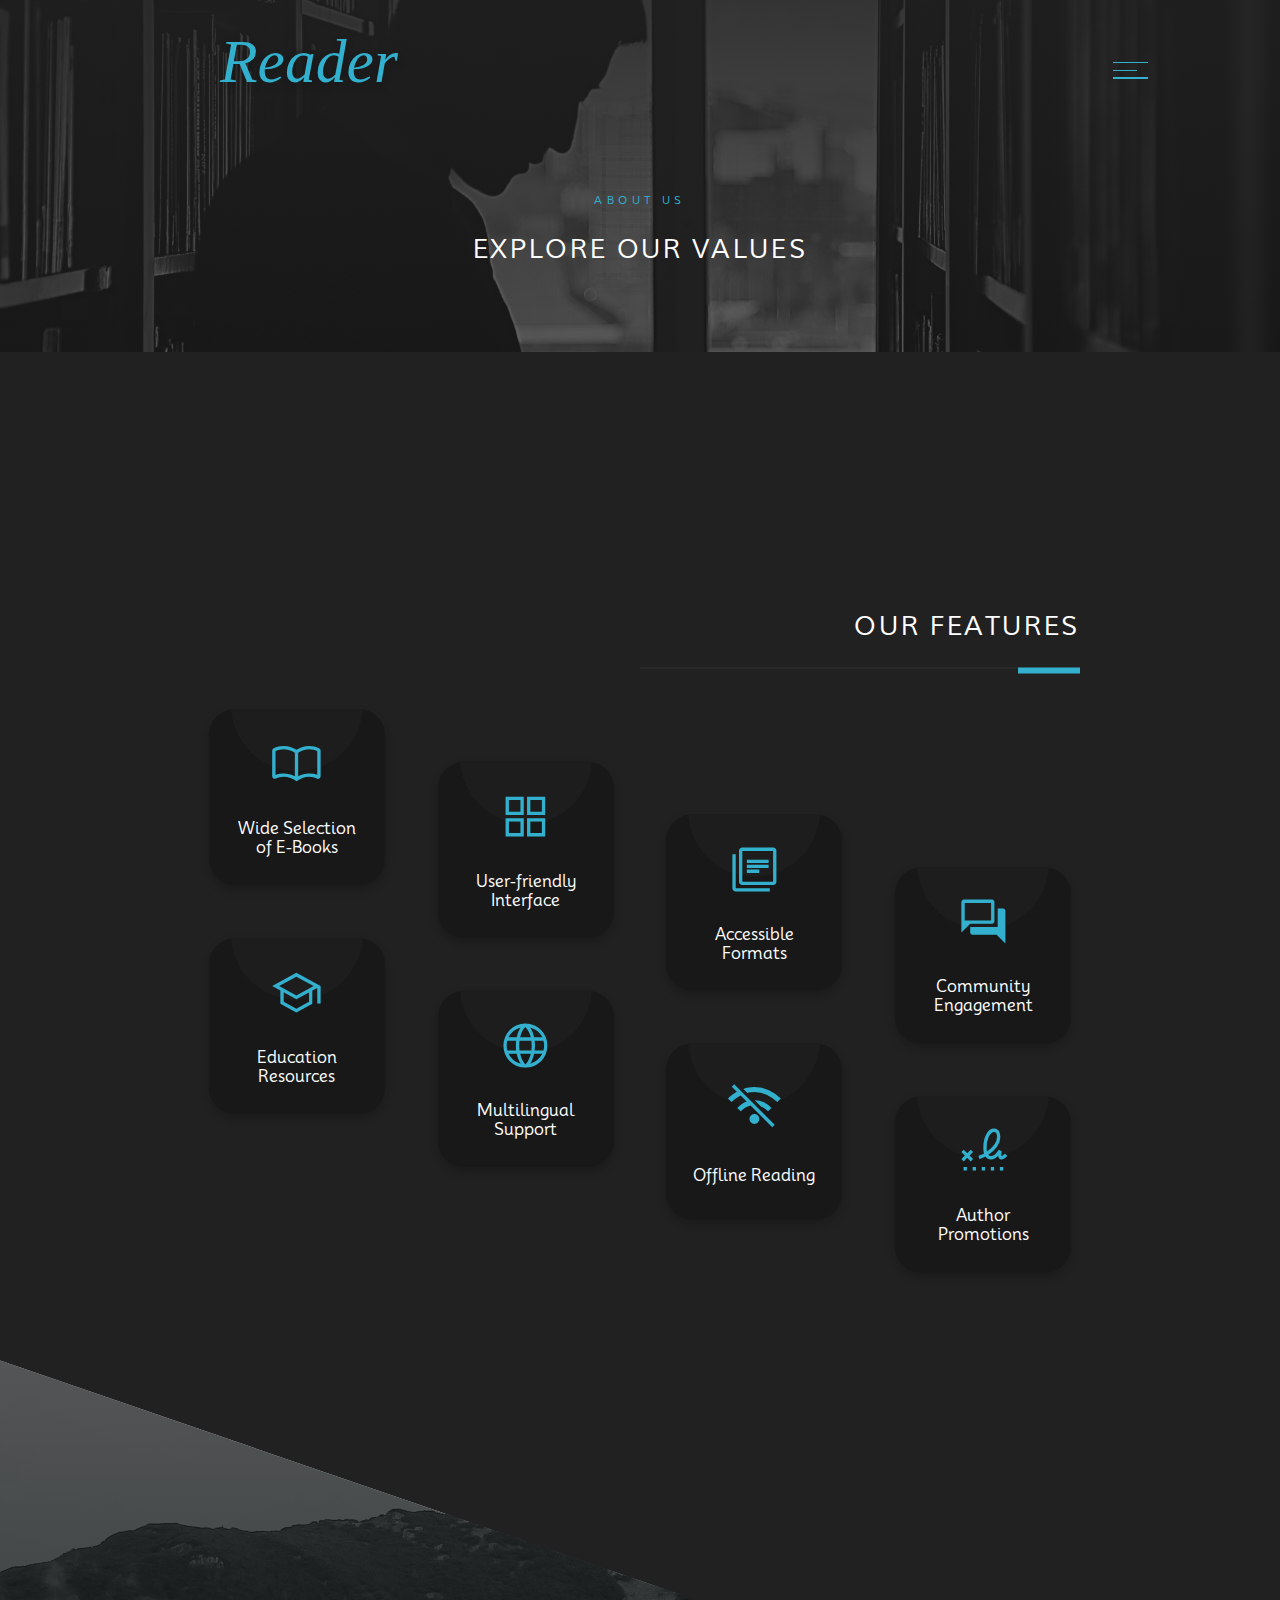
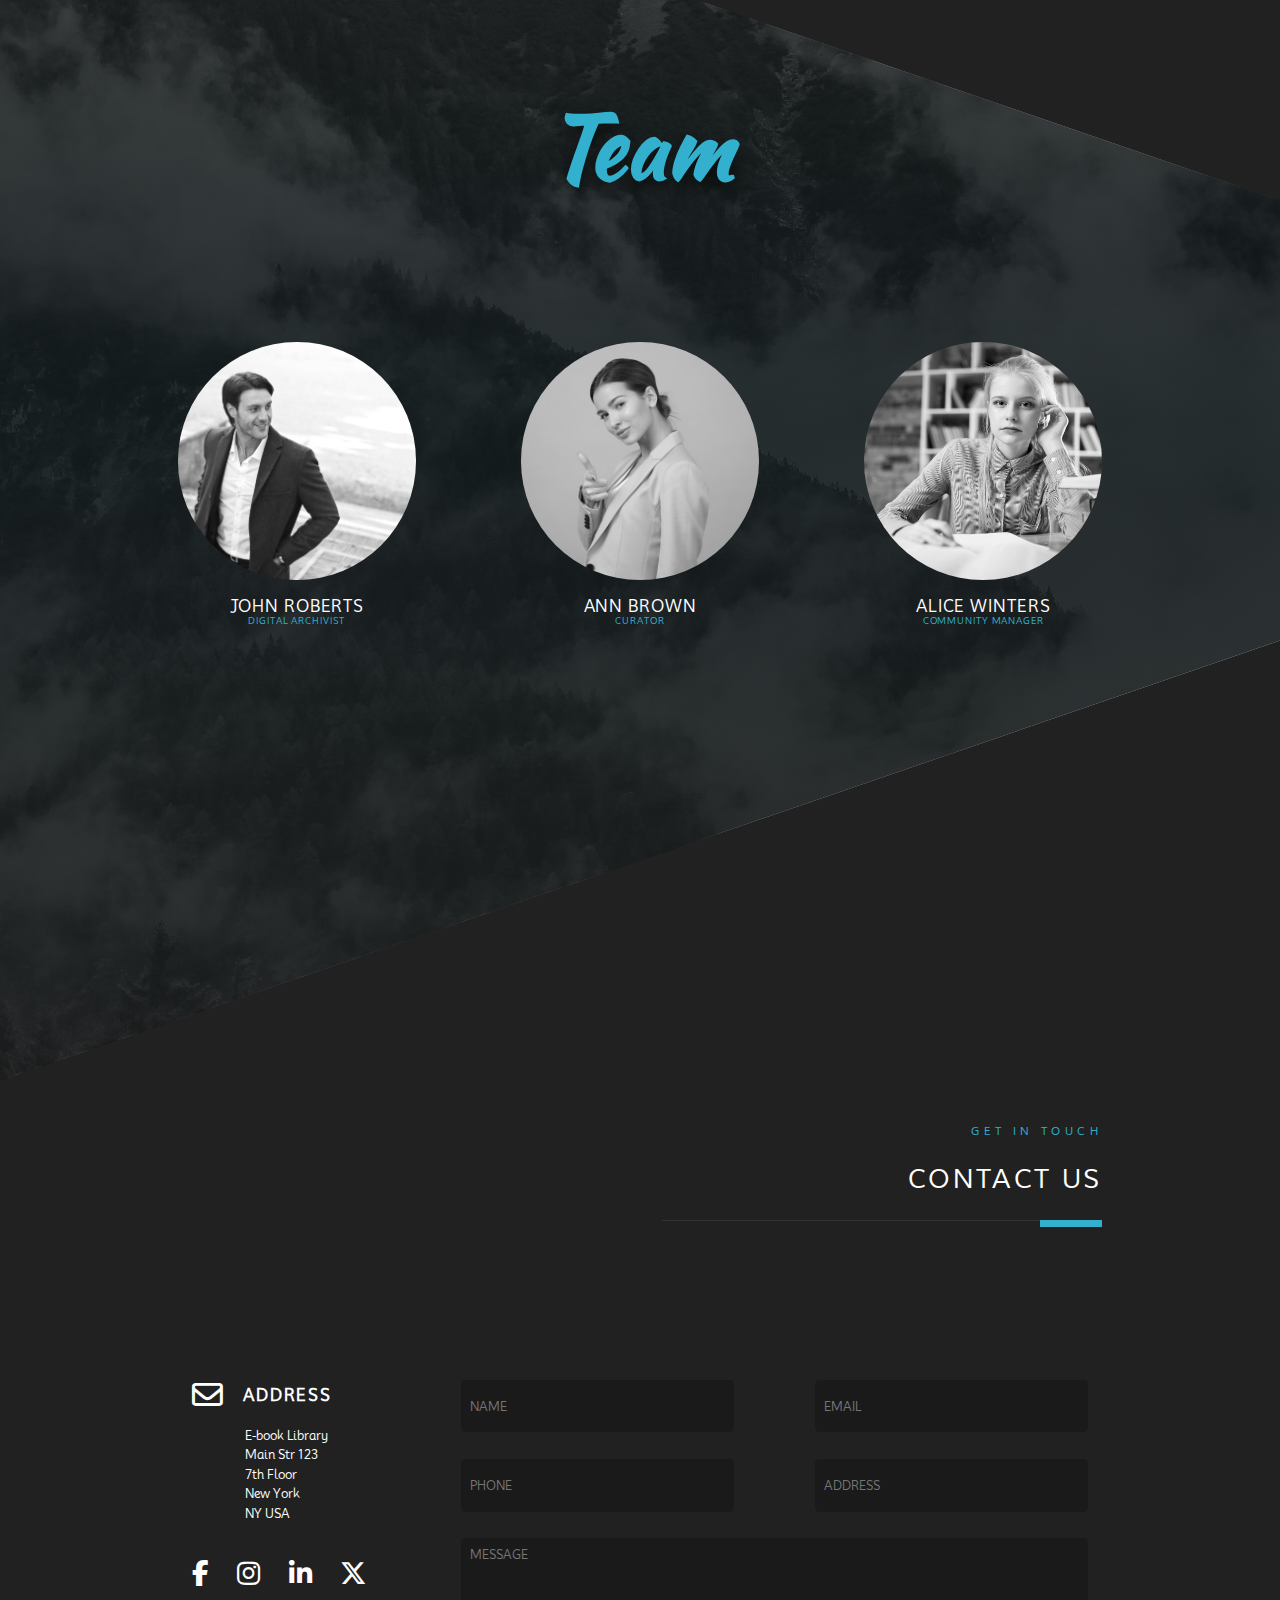
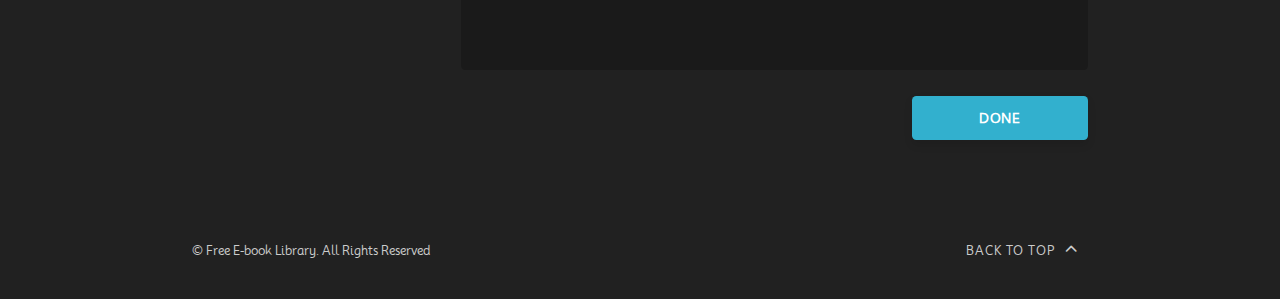
<file: about.html>
<!DOCTYPE html>
<html lang="en">
  <head>
    <meta charset="UTF-8" />
    <meta name="viewport" content="width=device-width, initial-scale=1.0" />
    <title>Responsive Website</title>
    <link rel="stylesheet" href="about.css" />
    <link rel="stylesheet" href="style.css" />
    <link rel="preconnect" href="https://fonts.googleapis.com" />
    <link rel="preconnect" href="https://fonts.gstatic.com" crossorigin />
    <link
      href="https://fonts.googleapis.com/css2?family=Cinzel:wght@400..900&family=Kaushan+Script&family=Mooli&family=Permanent+Marker&display=swap"
      rel="stylesheet"
    />
    <link
      rel="stylesheet"
      href="https://cdnjs.cloudflare.com/ajax/libs/font-awesome/6.5.1/css/all.min.css"
    />
    <link
      rel="stylesheet"
      href="https://fonts.googleapis.com/css2?family=Material+Symbols+Outlined:opsz,wght,FILL,GRAD@24,400,0,0"
    />
  </head>
  <body>
    <!-- Container -->
    <div class="container">
      <!-- Navigation -->
      <!-- Menu Icon -->
      <div class="menu-icon">
        <div class="line line-1"></div>
        <div class="line line-2"></div>
        <div class="line line-3"></div>
      </div>
      <!-- End of Menu Icon -->

      <!-- Navigation Items -->
      <nav class="navigation">
        <div class="nav-left">
          <img src="images/nav-book.jpg" />
        </div>
        <div class="nav-right">
          <div class="nav-items">
            <a href="index.html">Home</a>
            <a href="about.html"><span>01.</span> About</a>
            <a href="books.html"><span>02.</span> Books</a>
            <a href="testimonials.html"><span>03.</span> Testimonials</a>
            <a href="#contact"><span>04.</span> Contact</a>
          </div>
        </div>
      </nav>
      <!-- End of Navigation Items -->
      <!-- End of Navigation -->

      <!-- Header -->
      <header class="about-header page-header">
        <!-- Logo -->
        <a href="index.html" class="logo">
          <span>Reader</span>
        </a>
        <!-- End of Logo -->
        <h4 class="section-heading-sm">About Us</h4>
        <h1 class="section-heading-lg">Explore Our Values</h1>
      </header>
      <!-- End of Header -->

      <!-- About -->
      <section class="about-section">
        <!-- About Header -->
        <div class="about-section-header">
          <h1 class="section-heading-lg">our Features</h1>
          <div class="section-border"></div>
        </div>
        <!-- End of About Header -->

        <!-- Features -->

        <div class="about-page-features">
          <div class="feature">
            <span class="material-symbols-outlined"> import_contacts </span>
            <h3>Wide Selection of E-Books</h3>
          </div>
          <div class="feature">
            <span class="material-symbols-outlined"> grid_view </span>
            <h3>User-friendly Interface</h3>
          </div>
          <div class="feature">
            <span class="material-symbols-outlined"> library_books </span>
            <h3>Accessible Formats</h3>
          </div>
          <div class="feature">
            <span class="material-symbols-outlined"> forum </span>
            <h3>Community Engagement</h3>
          </div>
          <div class="feature">
            <span class="material-symbols-outlined"> school </span>
            <h3>Education Resources</h3>
          </div>
          <div class="feature">
            <span class="material-symbols-outlined"> language </span>
            <h3>Multilingual Support</h3>
          </div>
          <div class="feature">
            <span class="material-symbols-outlined"> wifi_off </span>
            <h3>Offline Reading</h3>
          </div>
          <div class="feature">
            <span class="material-symbols-outlined"> signature </span>
            <h3>Author Promotions</h3>
          </div>
        </div>
        <!-- End of Features -->

        <!-- Team -->
        <div class="team">
          <h1>Team</h1>
          <div class="members">
            <div class="member">
              <img src="images/member1.jpg" />
              <span class="member-name">John Roberts</span>
              <span class="member-position">Digital Archivist</span>
            </div>
            <div class="member">
              <img src="images/member2.jpg" />
              <span class="member-name">Ann Brown</span>
              <span class="member-position">Curator</span>
            </div>
            <div class="member">
              <img src="images/member3.jpg" />
              <span class="member-name">Alice Winters</span>
              <span class="member-position">Community Manager</span>
            </div>
          </div>
        </div>
        <!-- End of Team -->
      </section>
      <!-- End of About -->

      <!-- Footer -->
      <footer class="footer-about" id="contact">
        <div class="footer-header">
          <h4 class="section-heading-sm">Get in Touch</h4>
          <h1 class="section-heading-lg">Contact Us</h1>
          <div class="section-border"></div>
        </div>
        <div class="footer-content">
          <div class="footer-social">
            <div class="address">
              <div>
                <i class="fa-regular fa-envelope"></i>
                <span>Address</span>
              </div>
              <p class="address-par">
                <span>E-book Library</span>
                <span>Main Str 123</span>
                <span>7th Floor</span>
                <span>New York</span>
                <span>NY USA</span>
              </p>
            </div>
            <div class="social-media">
              <i class="fa-brands fa-facebook-f"></i>
              <i class="fa-brands fa-instagram"></i>
              <i class="fa-brands fa-linkedin-in"></i>
              <i class="fa-brands fa-x-twitter"></i>
            </div>
          </div>
          <div class="footer-form">
            <form>
              <div class="input-group">
                <input type="text" placeholder="NAME" />
                <input type="email" placeholder="EMAIL" />
                <input type="text" placeholder="PHONE" />
                <input type="text" placeholder="ADDRESS" />
              </div>
              <textarea placeholder="MESSAGE"></textarea>
              <button type="button">DONE</button>
            </form>
          </div>
        </div>
        <div class="footer-bottom">
          <p>&copy; Free E-book Library. All Rights Reserved</p>
          <button type="button">
            <a href="#">Back to Top <i class="fa-solid fa-chevron-up"></i></a>
          </button>
        </div>
      </footer>
      <!-- End of Footer -->
    </div>
    <!-- End of Container -->

    <script src="script.js"></script>
  </body>
</html>
</file>
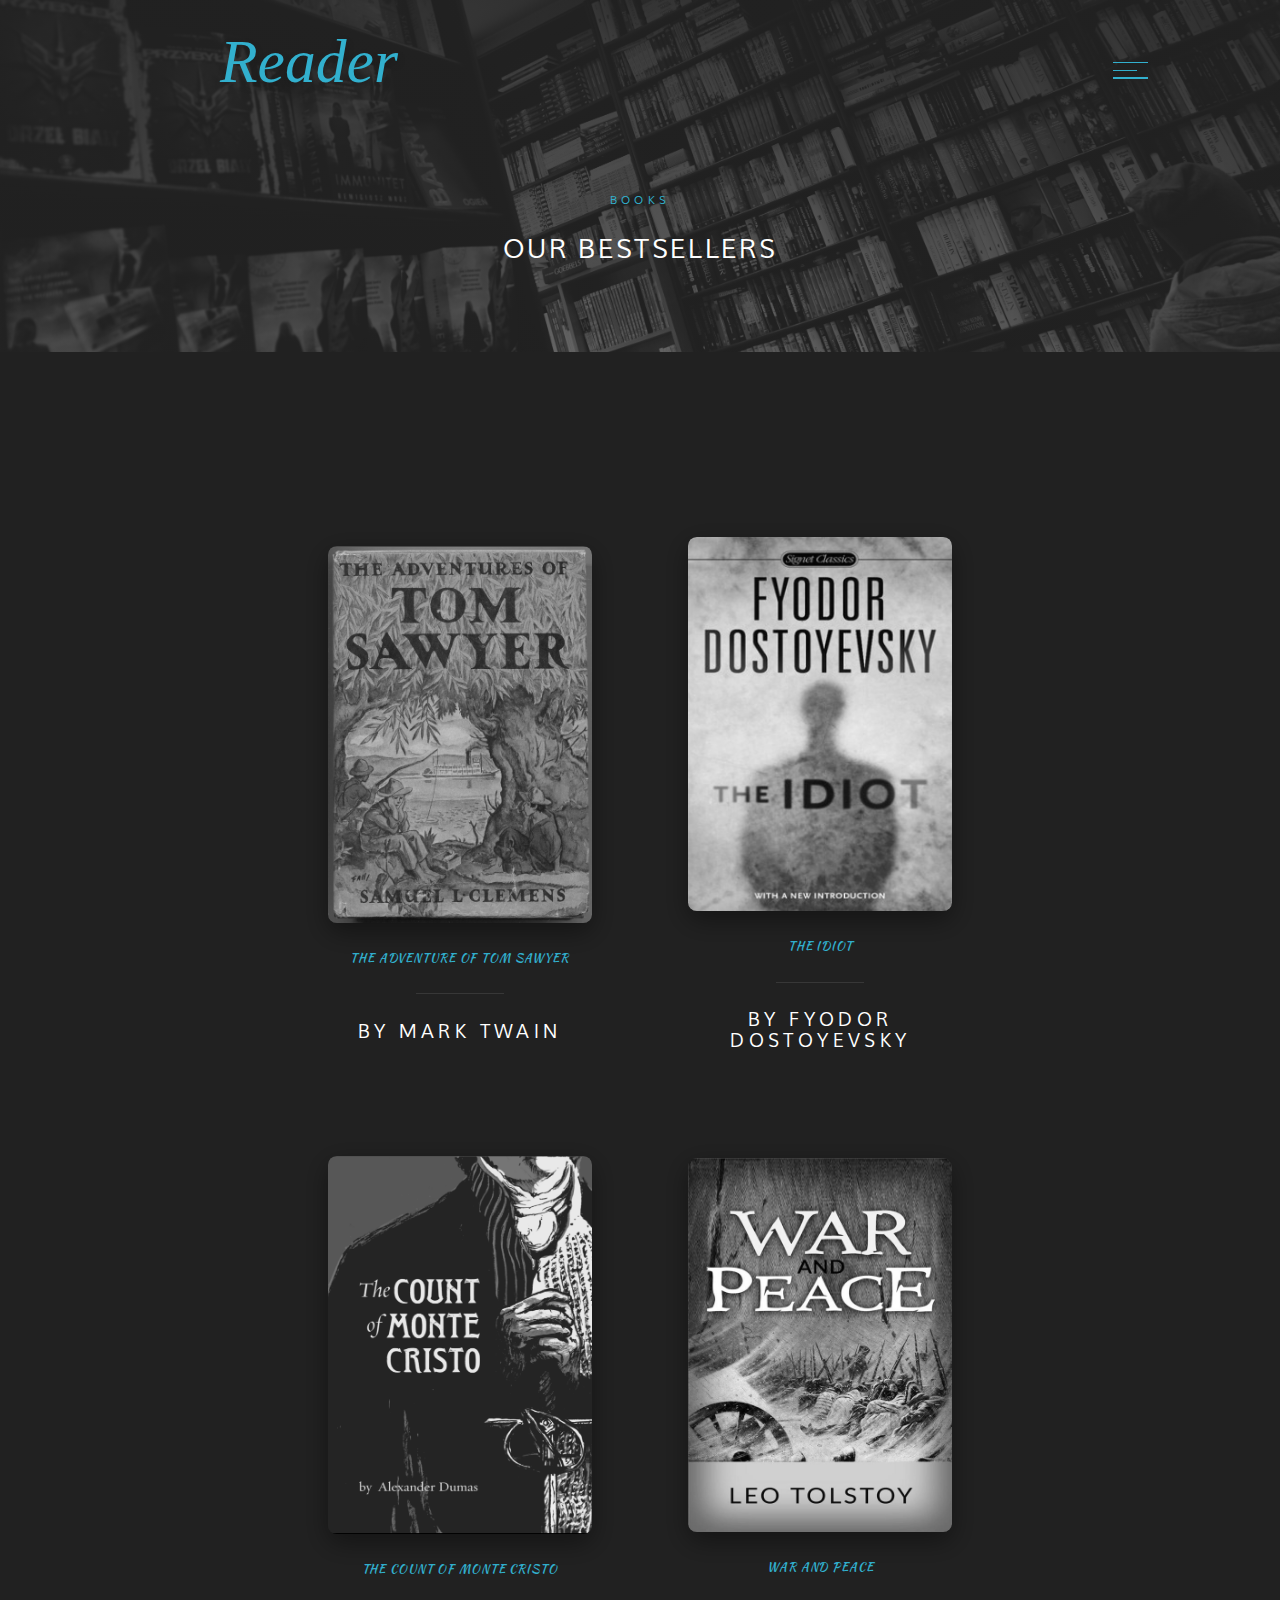
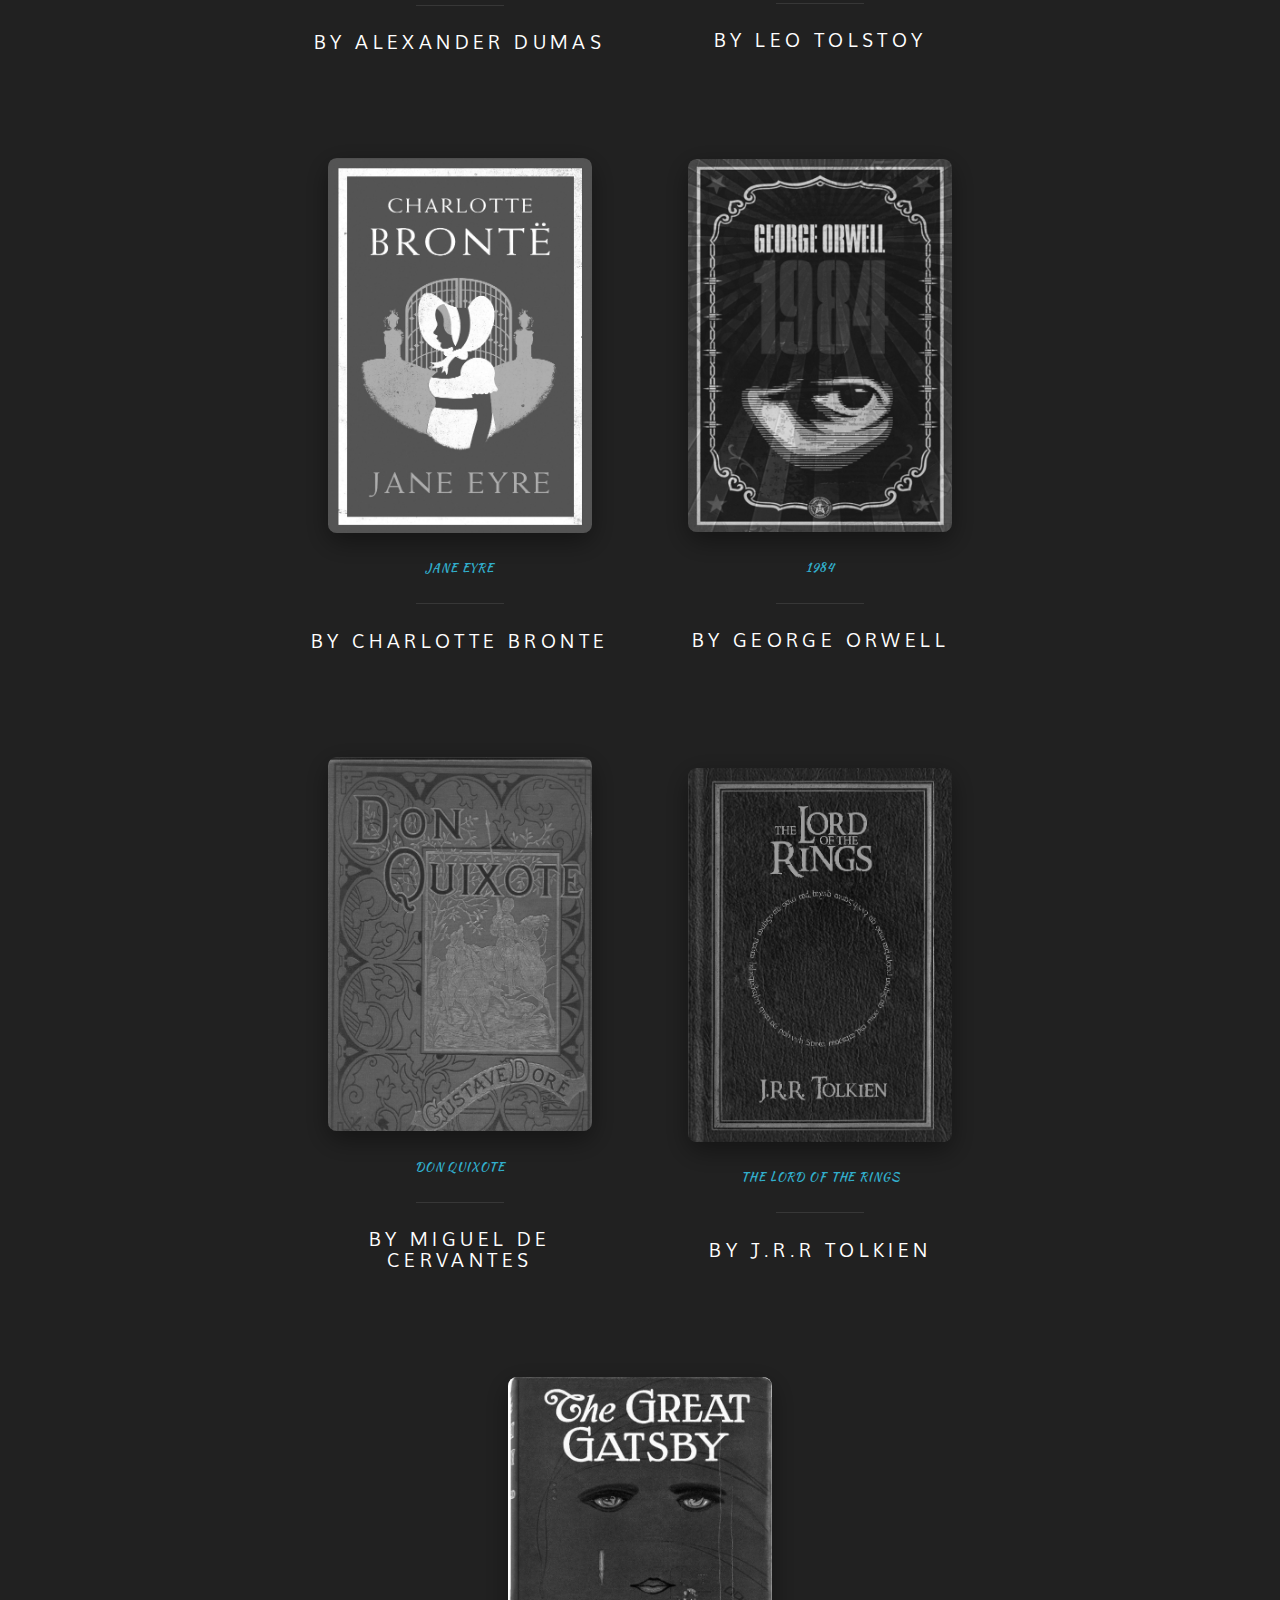
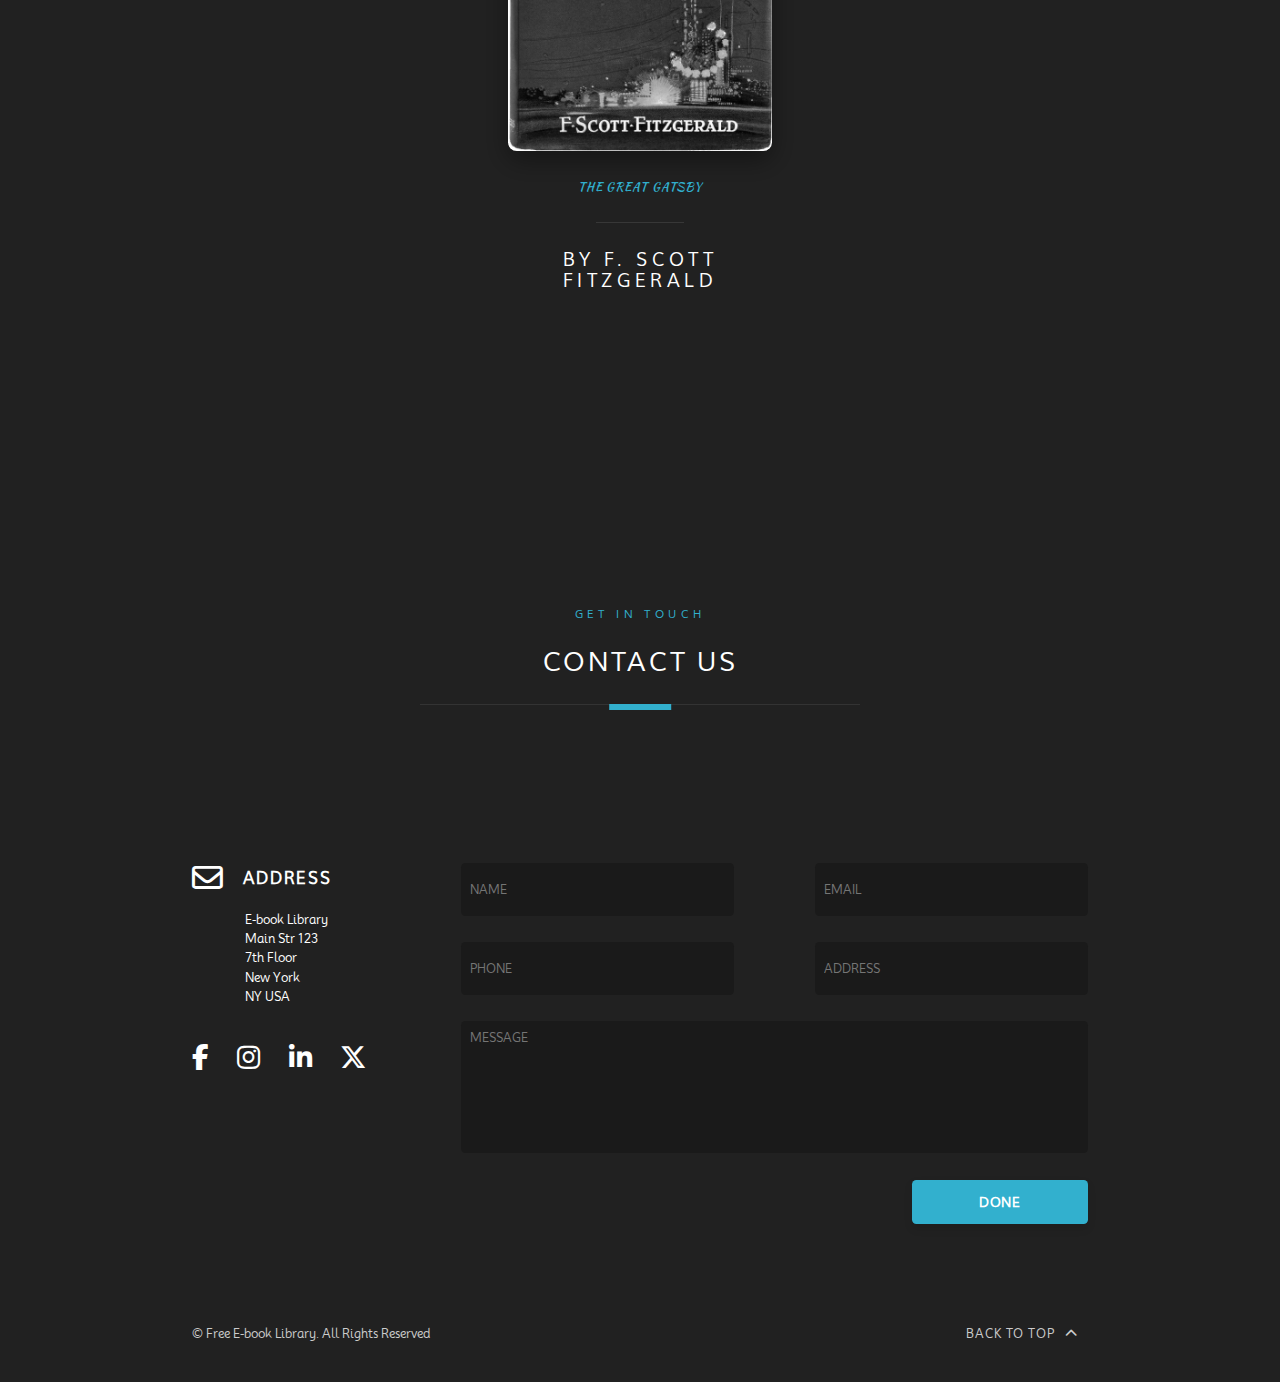
<file: books.html>
<!DOCTYPE html>
<html lang="en">
  <head>
    <meta charset="UTF-8" />
    <meta name="viewport" content="width=device-width, initial-scale=1.0" />
    <title>Responsive Website</title>
    <link rel="stylesheet" href="books.css" />
    <link rel="stylesheet" href="style.css" />
    <link rel="preconnect" href="https://fonts.googleapis.com" />
    <link rel="preconnect" href="https://fonts.gstatic.com" crossorigin />
    <link
      href="https://fonts.googleapis.com/css2?family=Cinzel:wght@400..900&family=Kaushan+Script&family=Mooli&family=Permanent+Marker&display=swap"
      rel="stylesheet"
    />
    <link
      rel="stylesheet"
      href="https://cdnjs.cloudflare.com/ajax/libs/font-awesome/6.5.1/css/all.min.css"
    />
    <link
      rel="stylesheet"
      href="https://fonts.googleapis.com/css2?family=Material+Symbols+Outlined:opsz,wght,FILL,GRAD@24,400,0,0"
    />
  </head>
  <body>
    <!-- Container -->
    <div class="container">
      <!-- Navigation -->
      <!-- Menu Icon -->
      <div class="menu-icon">
        <div class="line line-1"></div>
        <div class="line line-2"></div>
        <div class="line line-3"></div>
      </div>
      <!-- End of Menu Icon -->

      <!-- Navigation Items -->
      <nav class="navigation">
        <div class="nav-left">
          <img src="images/nav-book.jpg" />
        </div>
        <div class="nav-right">
          <div class="nav-items">
            <a href="index.html">Home</a>
            <a href="about.html"><span>01.</span> About</a>
            <a href="books.html"><span>02.</span> Books</a>
            <a href="testimonials.html"><span>03.</span> Testimonials</a>
            <a href="#contact"><span>04.</span> Contact</a>
          </div>
        </div>
      </nav>
      <!-- End of Navigation Items -->
      <!-- End of Navigation -->

      <!-- Header -->
      <header class="books-header page-header">
        <!-- Logo -->
        <a href="index.html" class="logo">
          <span>Reader</span>
        </a>
        <!-- End of Logo -->
        <h4 class="section-heading-sm">Books</h4>
        <h1 class="section-heading-lg">Our Bestsellers</h1>
      </header>
      <!-- End of Header -->

      <!-- Books -->
      <section class="books-section">
        <div class="books-list">
          <div class="book">
            <img src="images/book1.png" />
            <span class="book-name">The Adventure of Tom Sawyer</span>
            <span class="book-line"></span>
            <span class="book-author">By Mark Twain</span>
          </div>
          <div class="book">
            <img src="images/book2.png" />
            <span class="book-name">The Idiot</span>
            <span class="book-line"></span>
            <span class="book-author">By Fyodor Dostoyevsky</span>
          </div>
          <div class="book">
            <img src="images/book3.png" />
            <span class="book-name">The Count of Monte Cristo</span>
            <span class="book-line"></span>
            <span class="book-author">By Alexander Dumas</span>
          </div>
          <div class="book">
            <img src="images/book4.png" />
            <span class="book-name">War and Peace</span>
            <span class="book-line"></span>
            <span class="book-author">By Leo Tolstoy</span>
          </div>
          <div class="book">
            <img src="images/book5.png" />
            <span class="book-name">Jane Eyre</span>
            <span class="book-line"></span>
            <span class="book-author">By Charlotte Bronte</span>
          </div>
          <div class="book">
            <img src="images/book6.png" />
            <span class="book-name">1984</span>
            <span class="book-line"></span>
            <span class="book-author">By George Orwell</span>
          </div>
          <div class="book">
            <img src="images/book7.png" />
            <span class="book-name">Don Quixote</span>
            <span class="book-line"></span>
            <span class="book-author">By Miguel De Cervantes</span>
          </div>
          <div class="book">
            <img src="images/book8.png" />
            <span class="book-name">The Lord of the Rings</span>
            <span class="book-line"></span>
            <span class="book-author">By J.R.R Tolkien</span>
          </div>
          <div class="book">
            <img src="images/book9.png" />
            <span class="book-name">The Great Gatsby</span>
            <span class="book-line"></span>
            <span class="book-author">By F. Scott Fitzgerald</span>
          </div>
        </div>
      </section>
      <!-- End of Books -->

      <!-- Footer -->
      <footer class="footer-books" id="contact">
        <div class="footer-header">
          <h4 class="section-heading-sm">Get in Touch</h4>
          <h1 class="section-heading-lg">Contact Us</h1>
          <div class="section-border"></div>
        </div>
        <div class="footer-content">
          <div class="footer-social">
            <div class="address">
              <div>
                <i class="fa-regular fa-envelope"></i>
                <span>Address</span>
              </div>
              <p class="address-par">
                <span>E-book Library</span>
                <span>Main Str 123</span>
                <span>7th Floor</span>
                <span>New York</span>
                <span>NY USA</span>
              </p>
            </div>
            <div class="social-media">
              <i class="fa-brands fa-facebook-f"></i>
              <i class="fa-brands fa-instagram"></i>
              <i class="fa-brands fa-linkedin-in"></i>
              <i class="fa-brands fa-x-twitter"></i>
            </div>
          </div>
          <div class="footer-form">
            <form>
              <div class="input-group">
                <input type="text" placeholder="NAME" />
                <input type="email" placeholder="EMAIL" />
                <input type="text" placeholder="PHONE" />
                <input type="text" placeholder="ADDRESS" />
              </div>
              <textarea placeholder="MESSAGE"></textarea>
              <button type="button">DONE</button>
            </form>
          </div>
        </div>
        <div class="footer-bottom">
          <p>&copy; Free E-book Library. All Rights Reserved</p>
          <button type="button">
            <a href="#">Back to Top <i class="fa-solid fa-chevron-up"></i></a>
          </button>
        </div>
      </footer>
      <!-- End of Footer -->
    </div>
    <!-- End of Container -->

    <script src="script.js"></script>
  </body>
</html>
</file>
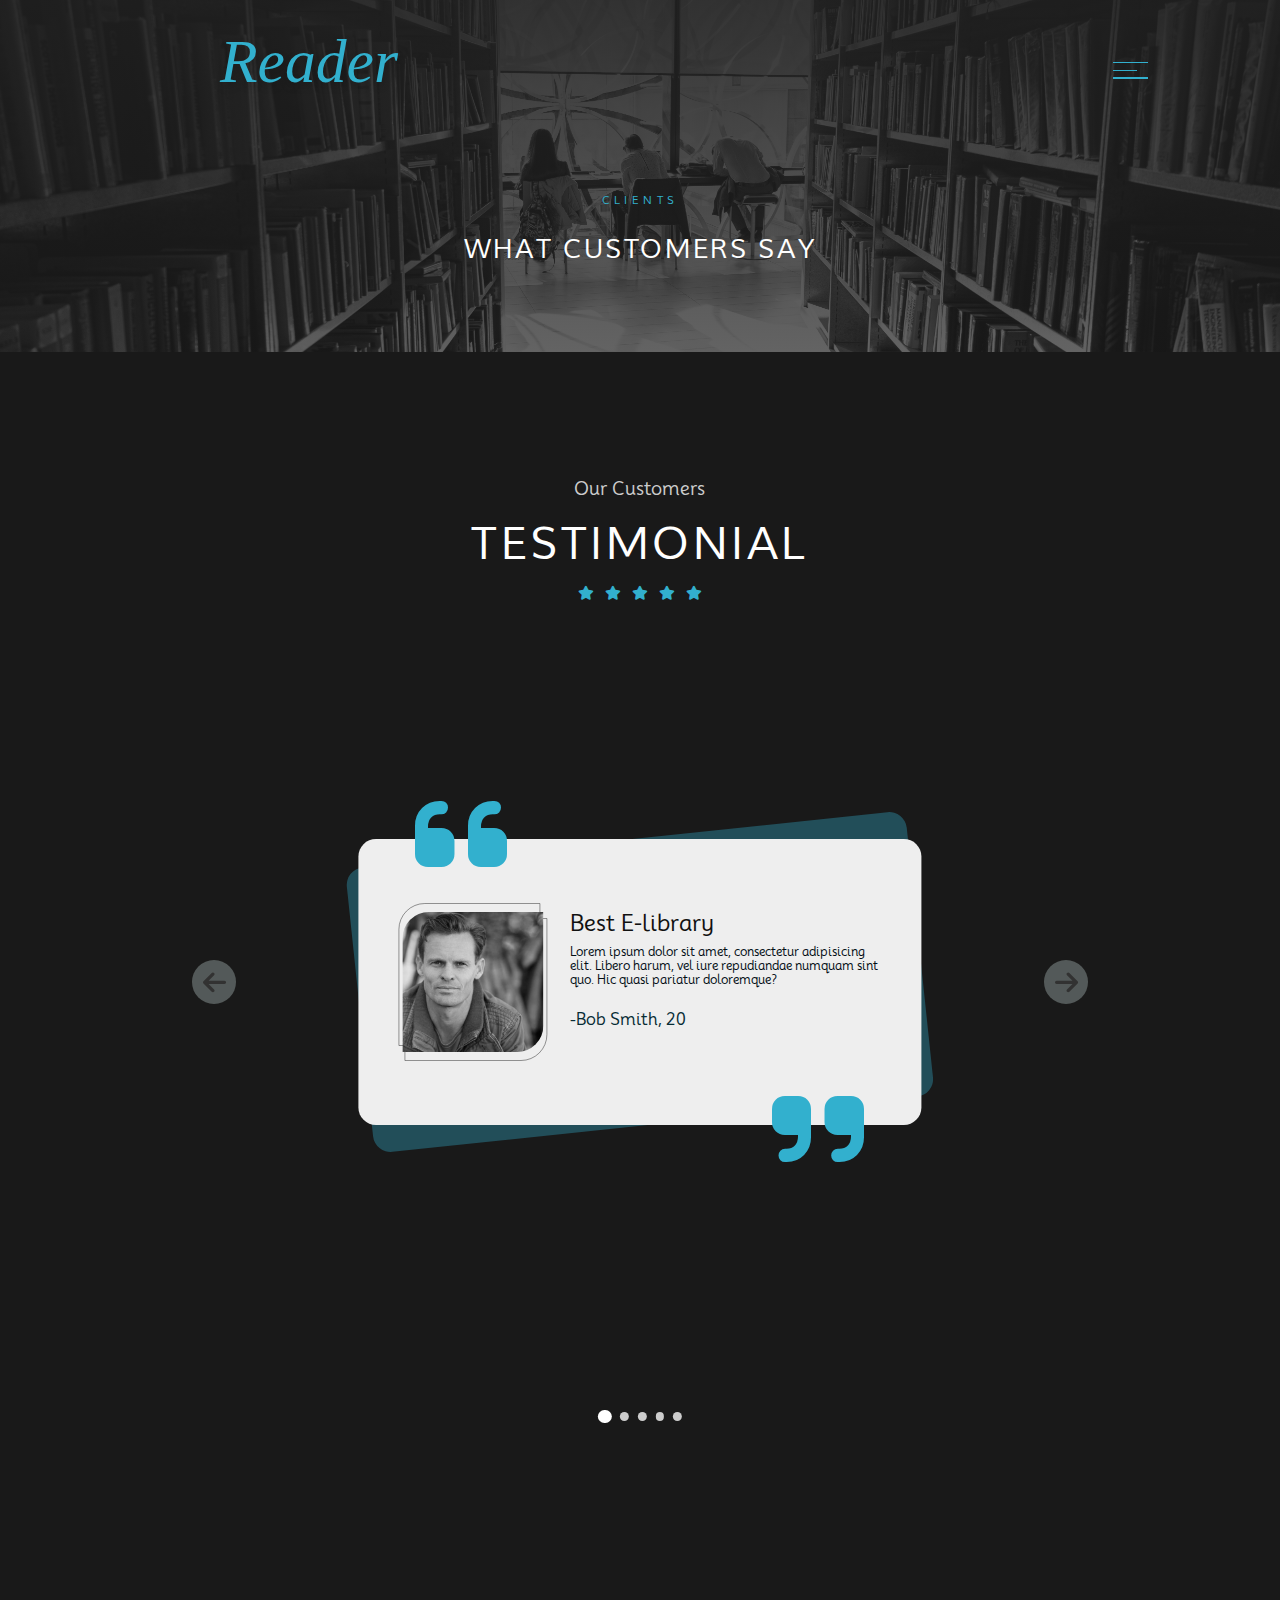
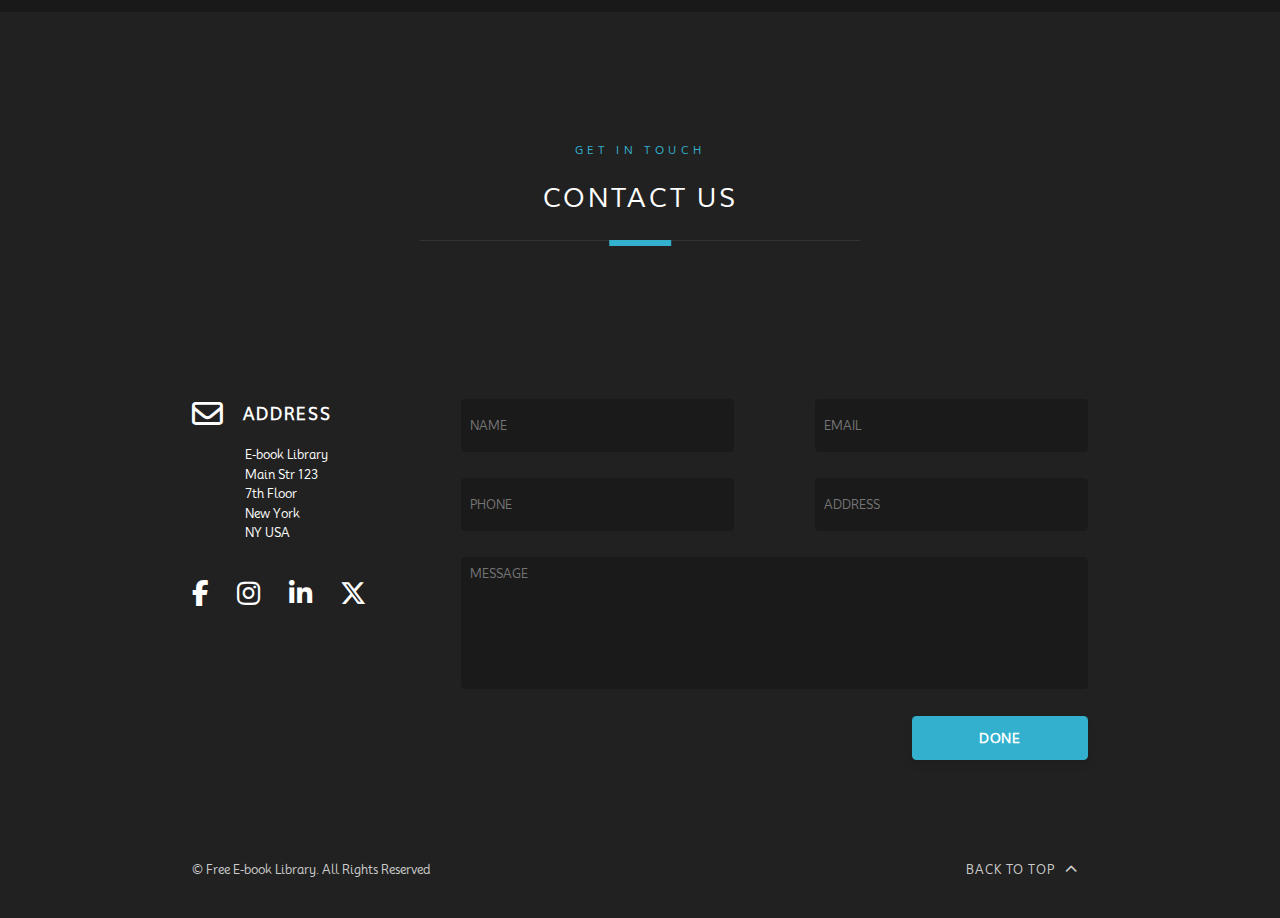
<file: testimonials.html>
<!DOCTYPE html>
<html lang="en">
  <head>
    <meta charset="UTF-8" />
    <meta name="viewport" content="width=device-width, initial-scale=1.0" />
    <title>Responsive Website</title>
    <link rel="stylesheet" href="testimonials.css" />
    <link rel="stylesheet" href="style.css" />
    <link rel="preconnect" href="https://fonts.googleapis.com" />
    <link rel="preconnect" href="https://fonts.gstatic.com" crossorigin />
    <link
      href="https://fonts.googleapis.com/css2?family=Cinzel:wght@400..900&family=Kaushan+Script&family=Mooli&family=Permanent+Marker&display=swap"
      rel="stylesheet"
    />
    <link
      rel="stylesheet"
      href="https://cdnjs.cloudflare.com/ajax/libs/font-awesome/6.5.1/css/all.min.css"
    />
    <link
      rel="stylesheet"
      href="https://fonts.googleapis.com/css2?family=Material+Symbols+Outlined:opsz,wght,FILL,GRAD@24,400,0,0"
    />
  </head>
  <body>
    <!-- Container -->
    <div class="container">
      <!-- Navigation -->
      <!-- Menu Icon -->
      <div class="menu-icon">
        <div class="line line-1"></div>
        <div class="line line-2"></div>
        <div class="line line-3"></div>
      </div>
      <!-- End of Menu Icon -->

      <!-- Navigation Items -->
      <nav class="navigation">
        <div class="nav-left">
          <img src="images/nav-book.jpg" />
        </div>
        <div class="nav-right">
          <div class="nav-items">
            <a href="index.html">Home</a>
            <a href="about.html"><span>01.</span> About</a>
            <a href="books.html"><span>02.</span> Books</a>
            <a href="testimonials.html"><span>03.</span> Testimonials</a>
            <a href="#contact"><span>04.</span> Contact</a>
          </div>
        </div>
      </nav>
      <!-- End of Navigation Items -->
      <!-- End of Navigation -->

      <!-- Header -->
      <header class="testimonials-header page-header">
        <!-- Logo -->
        <a href="index.html" class="logo">
          <span>Reader</span>
        </a>
        <!-- End of Logo -->
        <h4 class="section-heading-sm">Clients</h4>
        <h1 class="section-heading-lg">What Customers Say</h1>
      </header>
      <!-- End of Header -->

      <!-- Testimonials -->
      <section class="testimonials-section">
        <div class="testimonials-top">
          <h3>Our Customers</h3>
          <h1>Testimonial</h1>
          <div class="stars">
            <i class="fa-solid fa-star"></i>
            <i class="fa-solid fa-star"></i>
            <i class="fa-solid fa-star"></i>
            <i class="fa-solid fa-star"></i>
            <i class="fa-solid fa-star"></i>
          </div>
        </div>
        <div class="testimonials-wrapper">
          <div class="slider">
            <div class="slide">
              <div class="slide-bg"></div>
              <div class="slide-content">
                <i class="fa-solid fa-quote-left"></i>
                <i class="fa-solid fa-quote-right"></i>
                <div class="slide-img">
                  <img src="images/client1.jpg" />
                </div>
                <div class="slide-text">
                  <h3>Best E-library</h3>
                  <p>
                    Lorem ipsum dolor sit amet, consectetur adipisicing elit. Libero harum, vel iure
                    repudiandae numquam sint quo. Hic quasi pariatur doloremque?
                  </p>
                  <p class="client">-Bob Smith, 20</p>
                </div>
              </div>
            </div>
            <div class="slide">
              <div class="slide-bg"></div>
              <div class="slide-content">
                <i class="fa-solid fa-quote-left"></i>
                <i class="fa-solid fa-quote-right"></i>
                <div class="slide-img">
                  <img src="images/client2.jpg" />
                </div>
                <div class="slide-text">
                  <h3>Best E-library</h3>
                  <p>
                    Lorem ipsum dolor sit amet, consectetur adipisicing elit. Libero harum, vel iure
                    repudiandae numquam sint quo. Hic quasi pariatur doloremque?
                  </p>
                  <p class="client">-Mary Brown, 20</p>
                </div>
              </div>
            </div>
            <div class="slide">
              <div class="slide-bg"></div>
              <div class="slide-content">
                <i class="fa-solid fa-quote-left"></i>
                <i class="fa-solid fa-quote-right"></i>
                <div class="slide-img">
                  <img src="images/client3.jpg" />
                </div>
                <div class="slide-text">
                  <h3>Best E-library</h3>
                  <p>
                    Lorem ipsum dolor sit amet, consectetur adipisicing elit. Libero harum, vel iure
                    repudiandae numquam sint quo. Hic quasi pariatur doloremque?
                  </p>
                  <p class="client">-Nick Jones, 27</p>
                </div>
              </div>
            </div>
            <div class="slide">
              <div class="slide-bg"></div>
              <div class="slide-content">
                <i class="fa-solid fa-quote-left"></i>
                <i class="fa-solid fa-quote-right"></i>
                <div class="slide-img">
                  <img src="images/client4.jpg" />
                </div>
                <div class="slide-text">
                  <h3>Best E-library</h3>
                  <p>
                    Lorem ipsum dolor sit amet, consectetur adipisicing elit. Libero harum, vel iure
                    repudiandae numquam sint quo. Hic quasi pariatur doloremque?
                  </p>
                  <p class="client">-Ann Brown, 22</p>
                </div>
              </div>
            </div>
            <div class="slide">
              <div class="slide-bg"></div>
              <div class="slide-content">
                <i class="fa-solid fa-quote-left"></i>
                <i class="fa-solid fa-quote-right"></i>
                <div class="slide-img">
                  <img src="images/client5.jpg" />
                </div>
                <div class="slide-text">
                  <h3>Best E-library</h3>
                  <p>
                    Lorem ipsum dolor sit amet, consectetur adipisicing elit. Libero harum, vel iure
                    repudiandae numquam sint quo. Hic quasi pariatur doloremque?
                  </p>
                  <p class="client">-John Smith, 25</p>
                </div>
              </div>
            </div>
          </div>
        </div>
        <div class="controls">
          <i class="fa-solid fa-arrow-left"></i>
          <i class="fa-solid fa-arrow-right"></i>
          <div class="dots">
            <span class="active"></span>
            <span></span>
            <span></span>
            <span></span>
            <span></span>
          </div>
        </div>
      </section>
      <!-- End of Testimonials -->

      <!-- Footer -->
      <footer class="footer-testimonials" id="contact">
        <div class="footer-header">
          <h4 class="section-heading-sm">Get in Touch</h4>
          <h1 class="section-heading-lg">Contact Us</h1>
          <div class="section-border"></div>
        </div>
        <div class="footer-content">
          <div class="footer-social">
            <div class="address">
              <div>
                <i class="fa-regular fa-envelope"></i>
                <span>Address</span>
              </div>
              <p class="address-par">
                <span>E-book Library</span>
                <span>Main Str 123</span>
                <span>7th Floor</span>
                <span>New York</span>
                <span>NY USA</span>
              </p>
            </div>
            <div class="social-media">
              <i class="fa-brands fa-facebook-f"></i>
              <i class="fa-brands fa-instagram"></i>
              <i class="fa-brands fa-linkedin-in"></i>
              <i class="fa-brands fa-x-twitter"></i>
            </div>
          </div>
          <div class="footer-form">
            <form>
              <div class="input-group">
                <input type="text" placeholder="NAME" />
                <input type="email" placeholder="EMAIL" />
                <input type="text" placeholder="PHONE" />
                <input type="text" placeholder="ADDRESS" />
              </div>
              <textarea placeholder="MESSAGE"></textarea>
              <button type="button">DONE</button>
            </form>
          </div>
        </div>
        <div class="footer-bottom">
          <p>&copy; Free E-book Library. All Rights Reserved</p>
          <button type="button">
            <a href="#">Back to Top <i class="fa-solid fa-chevron-up"></i></a>
          </button>
        </div>
      </footer>
      <!-- End of Footer -->
    </div>
    <!-- End of Container -->

    <script src="script.js"></script>
  </body>
</html>
</file>
<file: about.css>
/* About */
.about-header {
  background: linear-gradient(rgba(33, 33, 33, 0.9), rgba(33, 33, 33, 0.7)),
    url(images/about-bg.jpg) center no-repeat;
}

.about-section {
  display: flex;
  flex-direction: column;
  align-items: center;
  padding: 15rem 0;
  overflow: hidden;
}

/* About Header */
.about-section-header {
  text-align: right;
  padding-bottom: 10rem;
  transform: translate(70%, 50%);
}

.about-section-header .section-border::after {
  left: auto;
  right: 0;
  transform: translateX(0);
}
/* End of About Header */

/* Features */
.about-page-features {
  display: flex;
  justify-content: center;
  flex-wrap: wrap;
  width: 60%;
}

.feature {
  width: 20rem;
  height: 20rem;
  background-color: #181818;
  margin: 3rem;
  border-radius: 3rem;
  box-shadow: 0 0.5rem 1rem rgba(0, 0, 0, 0.2);
  display: flex;
  flex-direction: column;
  align-items: center;
  justify-content: space-evenly;
  cursor: pointer;
  position: relative;
  overflow: hidden;
}

.feature:nth-child(2),
.feature:nth-child(6) {
  transform: translateY(6rem);
}

.feature:nth-child(3),
.feature:nth-child(7) {
  transform: translateY(12rem);
}

.feature:nth-child(4),
.feature:nth-child(8) {
  transform: translateY(18rem);
}

.feature::before {
  content: '';
  width: 15rem;
  height: 15rem;
  background-color: #1f1f1f;
  border-radius: 50%;
  position: absolute;
  top: -40%;
  left: 50%;
  transform: translateX(-50%);
  opacity: 0.7;
}

.feature span {
  z-index: 1;
  font-size: 6rem;
  color: #32b0ce;
}

.feature h3 {
  font-size: 1.8rem;
  font-weight: 300;
  color: #fff;
  width: 70%;
  text-align: center;
}
/* End of Features */

/* Team */
.team {
  width: 200%;
  height: 200rem;
  background: linear-gradient(
      to bottom,
      rgba(33, 33, 33, 0.7),
      rgba(19, 27, 29, 0.9),
      rgba(33, 33, 33, 0.9)
    ),
    url(images/team-bg.jpg) center no-repeat;
  background-size: cover;
  clip-path: polygon(100% 50%, 0 0, 0 100%);
  display: flex;
  flex-direction: column;
  justify-content: center;
  align-items: center;
  box-shadow: 0 1rem 3rem rgba(0, 0, 0, 0.9);
}

.team h1 {
  font-family: 'Kaushan Script', cursive;
  font-size: 10rem;
  color: #32b0ce;
  text-shadow: 0 1rem 2rem rgba(0, 0, 0, 0.5);
  margin: -15rem 0 15rem 0;
}

.members {
  display: flex;
}

.member {
  display: flex;
  flex-direction: column;
  align-items: center;
  margin: 0 6rem;
}

.member img {
  width: 27rem;
  height: 27rem;
  object-fit: cover;
  border-radius: 50%;
  filter: grayscale(100%);
  cursor: pointer;
  transition: filter 1s;
}

.member img:hover {
  filter: grayscale(0);
}

.member-name {
  font-size: 1.8rem;
  text-transform: uppercase;
  color: #fff;
  letter-spacing: 0.1rem;
  margin-top: 2rem;
}

.member-position {
  font-size: 1rem;
  text-transform: uppercase;
  color: #32b0ce;
  letter-spacing: 0.1rem;
}

/* End of Team */
/* End of About */

/* Footer */
.footer-about {
  margin-top: -50rem;
}

.footer-about .footer-header {
  text-align: right;
  transform: translateX(80%);
}

.footer-about .footer-header .section-border::after {
  right: 0;
  left: auto;
  transform: translateX(0);
}
/* End of Footer */

/* Responsive */
@media (max-width: 1600px) {
  .about-page-features {
    width: 70%;
  }

  .footer-about .footer-header {
    transform: translateX(60%);
  }
}

@media (max-width: 1440px) {
  .about-section-header {
    transform: translate(60%, 50%);
  }
}

@media (max-width: 1280px) {
  .about-section-header {
    transform: translate(50%, 50%);
  }

  .about-page-features {
    width: 80%;
  }

  .footer-about .footer-header {
    transform: translateX(55%);
  }
}

@media (max-width: 1024px) {
  .about-page-features {
    width: 90%;
  }

  .member img {
    width: 23rem;
    height: 23rem;
  }

  .footer-about .footer-header {
    transform: translateX(50%);
  }
}

@media (max-width: 820px) {
  .about-section-header {
    text-align: center;
    transform: translate(0, 0);
  }

  .about-section-header .section-border::after {
    right: 50%;
    transform: translateX(50%);
  }

  .about-page-features {
    padding-bottom: 25rem;
  }

  .feature:nth-child(2),
  .feature:nth-child(6) {
    transform: translateY(0);
  }

  .feature:nth-child(3),
  .feature:nth-child(7) {
    transform: translateY(0);
  }

  .feature:nth-child(4),
  .feature:nth-child(8) {
    transform: translateY(0);
  }

  .team {
    clip-path: none;
    width: 100%;
    height: 70vh;
    box-shadow: none;
  }

  .member img {
    width: 20rem;
    height: 20rem;
  }

  .member-position {
    font-size: 1.2rem;
  }

  .footer-about {
    margin-top: 0;
  }

  .footer-about .footer-header {
    text-align: center;
    transform: translateX(0);
  }

  .footer-about .footer-header .section-border::after {
    right: 50%;
    transform: translateX(50%);
  }
}

@media (max-width: 768px) {
  .member img {
    width: 18rem;
    height: 18rem;
  }
}

@media (max-width: 430px) {
  .team {
    height: 100vh;
  }

  .team h1 {
    margin: 0 0 10rem 0;
  }

  .members {
    flex-direction: column;
  }

  .member {
    margin: 4rem 6rem;
  }
}
/* End of Responsive */
</file>
<file: style.css>
/* Default Styles */
* {
  margin: 0;
  padding: 0;
  box-sizing: border-box;
  text-decoration: none;
  outline: none;
  font-family: 'Mooli', cursive;
}

html {
  font-size: 62.5%;
  scroll-behavior: smooth;
}
/* End of Default Styles */

/* Custom Scrollbar */
body::-webkit-scrollbar {
  width: 1.2rem;
}

body::-webkit-scrollbar-thumb {
  background-color: #32b0ce;
  border-radius: 5rem;
}

body::-webkit-scrollbar-track {
  background-color: #212121;
}

.body {
  overflow: hidden;
}
/* End of Custom Scrollbar */

/* Loader */
.loader-wrapper {
  width: 100%;
  height: 100vh;
  background-color: #151515;
  position: fixed;
  top: 0;
  left: 0;
  display: flex;
  justify-content: center;
  align-items: center;
  transition: all 0.5s;
}

.hide.loader-wrapper {
  opacity: 0;
  visibility: hidden;
}

.loader {
  width: 40%;
  height: 0.1rem;
  background-color: #fff;
  transform: scale(0);
  animation: loader 5s 0.5s;
}

@keyframes loader {
  0% {
    transform: scaleX(0);
    transform-origin: left;
  }

  20% {
    transform: scale(1);
    transform-origin: left;
  }

  25% {
    transform: scale(1);
    transform-origin: right;
  }

  45% {
    transform: scale(0);
    transform-origin: right;
  }

  50% {
    transform: scale(0);
    transform-origin: right;
  }

  70% {
    transform: scale(1);
    transform-origin: right;
  }

  75% {
    transform: scale(1);
    transform-origin: left;
  }

  100% {
    transform: scale(0);
    transform-origin: left;
  }
}

/* End of Loader */

/* Container */
.container {
  width: 100%;
  height: 100%;
  background-color: #212121;
  position: relative;
}

.show.main-container {
  opacity: 1;
  visibility: visible;
}

.main-container {
  opacity: 0;
  visibility: hidden;
  transition: all 0.5s;
}

/* Navigation */
/* Menu Icon */
.menu-icon {
  width: 4rem;
  height: 2rem;
  position: fixed;
  top: 7rem;
  right: 15rem;
  display: flex;
  flex-direction: column;
  justify-content: space-between;
  cursor: pointer;
  z-index: 1000;
}

.line {
  height: 0.2rem;
  background-color: #32b0ce;
  transition: all 0.3s;
}

.line-1,
.line-3 {
  width: 100%;
}

.navigate .line-1 {
  width: 50%;
  transform: translate(103%, 0.5rem) rotateZ(25deg);
}

.navigate .line-2 {
  width: 100%;
}

.navigate .line-3 {
  width: 50%;
  transform: translate(103%, -0.5rem) rotateZ(-25deg);
}

.menu-icon:hover .line-1,
.menu-icon:hover .line-3 {
  width: 70%;
}

.navigate .menu-icon:hover .line-1,
.navigate .menu-icon:hover .line-3 {
  width: 50%;
}

.navigate .menu-icon:hover .line-2 {
  margin-left: 0;
}

.line-2 {
  width: 70%;
}

.menu-icon:hover .line-2 {
  margin-left: 30%;
}
/* End of Menu Icon */

/* Navigation Items */
.navigation {
  width: 100%;
  height: 100vh;
  background-color: #191919;
  position: fixed;
  top: 0;
  left: 0;
  display: flex;
  z-index: 100;
  opacity: 0;
  visibility: hidden;
  transition: all 0.2s;
}

.navigate .navigation {
  opacity: 1;
  visibility: visible;
}

.nav-left {
  width: 50%;
  height: 100%;
  cursor: pointer;
  opacity: 0;
  visibility: hidden;
  transition: all 1s;
}

.navigate .nav-left {
  opacity: 1;
  visibility: visible;
  transition: all 1s 0.7s;
}

.nav-left img {
  width: 100%;
  height: 100%;
  object-fit: cover;
  filter: grayscale(100%);
  opacity: 0.5;
  transition: all 1s;
}

.nav-left:hover img {
  filter: grayscale(0);
  opacity: 1;
}

.nav-right {
  width: 100%;
  height: 100%;
  background-color: #171717;
  display: flex;
  justify-content: center;
  align-items: center;
  transform: translateX(-200%);
}

.navigate .nav-right {
  transform: translateX(0);
  width: 50%;
  transition: all 1s;
}

.nav-items {
  display: flex;
  flex-direction: column;
}

.nav-items a {
  font-size: 1.8rem;
  margin: 2rem 0;
  text-transform: uppercase;
  color: #fff;
  opacity: 0;
  visibility: hidden;
}

.navigate .nav-items a {
  opacity: 1;
  visibility: visible;
}

.navigate .nav-items a:nth-child(1) {
  transition: opacity 0.5s 1s, color 0.3s;
}

.navigate .nav-items a:nth-child(2) {
  transition: opacity 0.5s 1.2s, color 0.3s;
}

.navigate .nav-items a:nth-child(3) {
  transition: opacity 0.5s 1.4s, color 0.3s;
}

.navigate .nav-items a:nth-child(4) {
  transition: opacity 0.5s 1.6s, color 0.3s;
}

.navigate .nav-items a:nth-child(5) {
  transition: opacity 0.5s 1.8s, color 0.3s;
}

.nav-items a:first-child {
  padding-left: 6rem;
  position: relative;
}

.nav-items a:first-child::before {
  content: '';
  width: 4.8rem;
  height: 0.2rem;
  background-color: #fff;
  position: absolute;
  top: 50%;
  left: 0;
  transform: translateY(-50%);
  transition: all 0.3s;
}

.nav-items a:first-child:hover::before {
  background-color: #32b0ce;
}

.nav-items a:hover {
  color: #32b0ce;
}

.nav-items a span {
  font-family: 'Cinzel', sans-serif;
  font-size: 3rem;
  font-weight: 900;
  margin-right: 1rem;
  letter-spacing: 0.2rem;
  position: relative;
}

.nav-items a span::before {
  content: '';
  width: 0;
  height: 0.5rem;
  background-color: #32b0ce;
  position: absolute;
  bottom: 0;
  left: 0;
  transition: width 0.3s;
}

.nav-items a:hover span::before {
  width: 100%;
}
/*End of  Navigation Items */
/* End of Navigation */

/* Header */
header {
  width: 100%;
  height: 100vh;
  position: relative;
}

/* Logo */
.logo {
  position: absolute;
  top: 3rem;
  left: 25rem;
}

.logo span {
  font-family: 'Permanent Marker', cursive;
  font-size: 7rem;
  font-style: italic;
  color: #32b0ce;
  text-shadow: 0 0.5rem 1rem rgba(0, 0, 0, 0.2);
}
/* End of Logo */

/* Banner */
.banner {
  position: absolute;
  right: 20rem;
  bottom: 30rem;
  text-align: center;
}

.banner h3 {
  font-family: 'Kaushan Script', cursive;
  font-size: 7rem;
  font-weight: 300;
  color: #fff;
  transform: translate(3rem, 11rem);
}

.banner h1 {
  font-size: 15rem;
  letter-spacing: 1rem;
  background-image: url(images/text-bg-1.jpg);
  background-size: cover;
  background-clip: text;
  -webkit-background-clip: text;
  color: transparent;
  text-shadow: 0 0.5rem 1rem rgba(0, 0, 0, 0.2);
}

.banner h1 span {
  font-size: 25rem;
}

.banner h4 {
  font-size: 1.8rem;
  font-weight: 300;
  text-transform: uppercase;
  letter-spacing: 0.7rem;
  color: #32b0ce;
}
/* End of Banner */

/* Page Header */
.page-header {
  width: 100%;
  height: 40rem;
  display: flex;
  flex-direction: column;
  justify-content: center;
  align-items: center;
  background-size: cover;
}

.page-header .section-heading-sm {
  margin-top: 15rem;
}
/* End of Page Header */
/* End of Header */

/* About */
.about {
  width: 100%;
  background-color: #202020;
  padding: 10rem 0 15rem 0;
  display: flex;
  justify-content: center;
  align-items: center;
}

.about-content {
  width: 100%;
  height: 100%;
  display: flex;
}

.about-content-left {
  width: 50%;
  text-align: right;
  padding-right: 6rem;
}

.section-num span {
  font-family: 'Cinzel', sans-serif;
  font-size: 25rem;
  font-weight: 900;
  background-image: url(images/text-bg-2.jpg);
  background-size: cover;
  background-clip: text;
  -webkit-background-clip: text;
  color: transparent;
  text-shadow: 0 0.5rem 1rem rgba(0, 0, 0, 0.2);
}

.main-btn {
  width: 28rem;
  height: 6rem;
  background-color: #32b0ce;
  border: none;
  border-radius: 3rem;
  cursor: pointer;
  position: relative;
  overflow: hidden;
}

.main-btn:active {
  transform: translateY(0.2rem);
}

.main-btn::before {
  content: '';
  width: 100%;
  height: 100%;
  background: linear-gradient(to right, transparent, #fff, transparent);
  position: absolute;
  top: 0;
  left: -100%;
  transform: skewX(-30deg);
  transition: left 0.3s;
}

.main-btn:hover::before {
  left: 100%;
}

.main-btn a {
  width: 100%;
  height: 100%;
  font-size: 1.4rem;
  font-weight: bold;
  text-transform: uppercase;
  letter-spacing: 0.3rem;
  color: #fff;
  display: flex;
  justify-content: center;
  align-items: center;
}

.about-content-right {
  width: 50%;
  padding: 8rem 0 0 6rem;
}

.section-heading-sm {
  font-size: 1.2rem;
  font-weight: 300;
  text-transform: uppercase;
  letter-spacing: 0.5rem;
  color: #32b0ce;
}

.section-heading-lg {
  font-size: 3rem;
  font-weight: 300;
  text-transform: uppercase;
  letter-spacing: 0.3rem;
  color: #fff;
  margin: 3rem 0;
}

.section-border {
  width: 50rem;
  height: 0.1rem;
  background-color: #333;
  margin-bottom: 3rem;
  position: relative;
}

.section-border::after {
  content: '';
  width: 7rem;
  height: 0.7rem;
  background-color: #32b0ce;
  position: absolute;
  top: 0;
  left: 0;
}

.about p {
  width: 50rem;
  font-size: 1.4rem;
  color: #fff;
  line-height: 3.5rem;
  margin-bottom: 4rem;
}
/* End of About */

/* Books */
.books {
  width: 100%;
  display: flex;
  justify-content: center;
  align-items: center;
  padding: 10rem 0 15rem 0;
}

.books-content {
  text-align: center;
}

.books-top {
  display: flex;
  justify-content: center;
  align-items: center;
  margin-bottom: 10rem;
}

.books-header {
  text-align: right;
  margin-right: 10rem;
}

.books-header .section-border::after {
  right: 0;
  left: auto;
}

.books-top .section-num span {
  background-image: url(images/text-bg-3.jpg);
  background-position: 50% 75%;
}

.books-list {
  display: flex;
}

.book {
  width: 35rem;
  display: flex;
  flex-direction: column;
  align-items: center;
  margin: 6rem;
  text-align: center;
}

.book img {
  width: 30rem;
  height: auto;
  filter: grayscale(100%);
  border-radius: 1rem;
  box-shadow: 0 1rem 3rem rgba(0, 0, 0, 0.4);
  cursor: pointer;
  transition: filter 1s;
}

.book img:hover {
  filter: grayscale(0);
}

.book-name {
  font-family: 'Kaushan Script', cursive;
  font-size: 1.4rem;
  text-transform: uppercase;
  color: #32b0ce;
  letter-spacing: 0.1rem;
  margin: 3rem 0;
}

.book-line {
  width: 10rem;
  height: 0.1rem;
  background-color: rgba(255, 255, 255, 0.1);
  margin-bottom: 3rem;
}

.book-author {
  font-size: 2rem;
  text-transform: uppercase;
  color: #fff;
  letter-spacing: 0.5rem;
}

.books-content .main-btn {
  margin-top: 10rem;
}
/* End of Books */

/* Testimonials */
.testimonials {
  width: 100%;
  height: 160vh;
  background-color: #202020;
  display: flex;
  flex-direction: column;
  align-items: center;
  padding: 10rem 0 15rem 0;
  position: relative;
}

.testimonials-top {
  display: flex;
  align-items: center;
  justify-content: center;
  margin-bottom: 5rem;
}

.testimonials-top .section-num {
  margin-right: 10rem;
}

.testimonials-top .section-num span {
  background-image: url(images/text-bg-4.jpg);
}

.feedback {
  display: flex;
  flex-direction: column;
  align-items: center;
  position: relative;
}

.feedback-top {
  display: flex;
  align-items: center;
  padding-left: 7rem;
  margin-bottom: 5rem;
}

.feedback-top img {
  width: 30rem;
  height: 30rem;
  object-fit: cover;
  border-radius: 2rem;
  border: 0.8rem solid #202020;
  margin-right: 3rem;
  filter: grayscale(100%);
  cursor: pointer;
  transition: filter 1s;
  z-index: 1;
}

.feedback-top img:hover {
  filter: grayscale(0);
}

.feedback-heading {
  display: flex;
  width: 50%;
  text-align: center;
}

.feedback-heading h1 {
  font-size: 7rem;
  color: #fff;
}

.feedback-heading h1 span {
  font-family: 'Kaushan Script', cursive;
  font-size: 8rem;
  letter-spacing: 0.2rem;
  color: #32b0ce;
}

.quote-bg {
  width: 35rem;
  height: 40rem;
  background-color: #32b0ce;
  position: absolute;
  top: 26rem;
  left: 4.5rem;
  border-radius: 3rem;
}

.quote-bg::after {
  content: '';
  width: 0;
  height: 0;
  position: absolute;
  border-left: 4rem solid transparent;
  border-right: 4rem solid transparent;
  border-bottom: 4rem solid #32b0ce;
  bottom: -3rem;
  left: 1rem;
  transform: rotate(-45deg);
}

.quote {
  width: 80rem;
  height: 28rem;
  background-color: #282828;
  border-radius: 3rem;
  position: absolute;
  top: 33rem;
  left: 8rem;
  display: flex;
  flex-direction: column;
  align-items: center;
  padding: 3rem 0;
}

.quote::after {
  content: '';
  width: 0;
  height: 0;
  position: absolute;
  border-left: 4rem solid transparent;
  border-right: 4rem solid transparent;
  border-bottom: 4rem solid #282828;
  bottom: -3rem;
  left: 0;
  transform: rotate(-45deg);
}

.quote-header {
  display: flex;
  align-items: center;
  margin-top: 2rem;
}

.quote-header i {
  font-size: 8rem;
  color: #32b0ce;
}

.quote-header h1 {
  font-size: 2rem;
  text-transform: uppercase;
  color: #fff;
  letter-spacing: 0.2rem;
  padding: 0 10rem;
}

.quote-body p {
  width: 50rem;
  font-size: 1.2rem;
  color: #ccc;
  margin-bottom: 2.5rem;
  text-align: center;
  line-height: 2.5rem;
}

.quote-stars i {
  font-size: 1.8rem;
  color: #32b0ce;
  margin: 0 0.5rem;
}

.testimonials .main-btn {
  position: absolute;
  left: 50%;
  bottom: 15rem;
  transform: translateX(-50%);
}
/* End of Testimonials */

/* Footer */
footer {
  width: 100%;
  display: flex;
  flex-direction: column;
  align-items: center;
  padding: 15rem 0 3rem 0;
}

.footer-header {
  text-align: center;
  margin-bottom: 15rem;
}

.footer-header .section-border::after {
  left: 50%;
  transform: translateX(-50%);
}

.footer-content {
  width: 60%;
  display: flex;
  margin-bottom: 10rem;
}

.footer-social {
  width: 30%;
}

.address div {
  display: flex;
  align-items: center;
  margin-bottom: 2rem;
}

.address i {
  font-size: 3.5rem;
  color: #fff;
  margin-right: 2.3rem;
}

.address div span {
  font-size: 1.8rem;
  font-weight: bold;
  text-transform: uppercase;
  letter-spacing: 0.2rem;
  color: #fff;
}

.address-par {
  display: flex;
  flex-direction: column;
  margin-bottom: 4rem;
  padding-left: 6rem;
}

.address-par span {
  width: 10rem;
  font-size: 1.4rem;
  color: #fff;
  margin-bottom: 0.5rem;
}

.social-media i {
  font-size: 3rem;
  color: #fff;
  margin-right: 3rem;
  cursor: pointer;
}

.footer-form {
  width: 70%;
}

.footer-form form {
  display: flex;
  flex-direction: column;
}

.input-group {
  display: flex;
  justify-content: space-between;
  flex-wrap: wrap;
}

.input-group input {
  width: 37rem;
  height: 6rem;
  margin-bottom: 3rem;
}

.input-group input,
textarea {
  background-color: #1a1a1a;
  border: none;
  padding: 1rem;
  font-size: 1.4rem;
  color: #ccc;
  border-radius: 0.5rem;
}

textarea {
  height: 15rem;
  margin-bottom: 3rem;
  resize: none;
}

.footer-form button {
  width: 20rem;
  height: 5rem;
  background-color: #32b0ce;
  margin-left: auto;
  border: none;
  border-radius: 0.5rem;
  font-weight: bold;
  color: #fff;
  letter-spacing: 0.1rem;
  cursor: pointer;
  box-shadow: 0 0.5rem 1rem rgba(0, 0, 0, 0.1);
}

.footer-form button:active {
  transform: translateY(0.2rem);
}

.footer-bottom {
  width: 60%;
  display: flex;
  justify-content: space-between;
  align-items: center;
}

.footer-bottom p {
  font-size: 1.4rem;
  color: #ccc;
}

.footer-bottom button {
  width: 15rem;
  height: 5rem;
  border: none;
  background: none;
}

.footer-bottom button a {
  width: 100%;
  height: 100%;
  display: flex;
  justify-content: space-evenly;
  align-items: center;
  font-size: 1.4rem;
  color: #ccc;
  text-transform: uppercase;
  letter-spacing: 0.1rem;
}
/* End of Footer */
/* End of Container */

/* Responsive */
@media (max-width: 1600px) {
  .input-group input {
    width: 31rem;
  }

  .book {
    margin: 6rem 3rem;
  }
}

@media (max-width: 1440px) {
  html {
    font-size: 58%;
  }
}

@media (max-width: 1368px) {
  html {
    font-size: 55%;
  }

  .banner {
    bottom: 25rem;
  }

  .testimonials {
    height: 170vh;
  }
}

@media (max-width: 1280px) {
  .about-content-left {
    width: 45%;
  }

  .about-content-right {
    width: 55%;
  }

  .books-list {
    width: 80%;
    margin: auto;
    display: flex;
    justify-content: center;
    align-items: center;
    flex-wrap: wrap;
  }

  .footer-content {
    width: 70%;
  }

  .footer-bottom {
    width: 70%;
  }
}

@media (max-width: 1024px) {
  html {
    font-size: 52%;
  }

  .logo {
    left: 10rem;
  }

  .menu-icon {
    right: 5rem;
  }

  .banner {
    bottom: 20rem;
  }

  .footer-content {
    width: 80%;
  }

  .footer-bottom {
    width: 80%;
  }
}

@media (max-width: 820px) {
  html {
    font-size: 48%;
  }

  .banner {
    right: 50%;
    bottom: 50%;
    transform: translate(50%, 50%);
  }

  .about-content-left {
    width: 40%;
  }

  .about-content-right {
    width: 60%;
  }

  .section-heading-sm {
    font-size: 1.4rem;
  }

  .about p {
    font-size: 1.6rem;
    width: 45rem;
  }

  .books .books-header {
    width: 35rem;
  }

  .books-header .section-border {
    width: 35rem;
  }

  .testimonials {
    height: 100vh;
  }

  .input-group input {
    width: 28rem;
  }
}

@media (max-width: 768px) {
  .book {
    width: 32rem;
  }

  .book img {
    width: 27rem;
  }

  .testimonials {
    height: 115vh;
  }

  .input-group input {
    width: 26rem;
  }
}

@media (max-width: 430px) {
  html {
    font-size: 42%;
  }

  .nav-left {
    display: none;
  }

  .navigate .nav-right {
    width: 100%;
  }

  .logo {
    left: 5rem;
  }

  .banner h3 {
    font-size: 5rem;
  }

  .banner h1 {
    font-size: 12rem;
  }

  .about {
    height: 80vh;
    padding-bottom: 25rem;
    position: relative;
  }

  .about-content-left {
    padding-right: 0;
  }

  .section-num span {
    font-size: 16rem;
  }

  .about-content-right {
    padding: 4rem 0 0 6rem;
  }

  .about .main-btn {
    position: absolute;
    bottom: 15rem;
    left: 50%;
    transform: translateX(-50%);
  }

  .section-heading-lg {
    font-size: 2.5rem;
  }

  .about-content-right .section-border {
    width: 25rem;
  }

  .about-content-right p {
    position: absolute;
    top: 30%;
    left: 50%;
    transform: translateX(-50%);
    text-align: center;
  }

  .about-content-right p:last-child {
    top: 50%;
  }

  .books-header {
    margin-right: 3rem;
  }

  .books .section-num {
    padding-right: 5rem;
  }

  .books .section-border {
    width: 30rem;
    margin-left: auto;
  }

  .testimonials {
    height: 125vh;
  }

  .testimonials .section-num {
    margin-right: 5rem;
  }

  .testimonials .section-border {
    width: 29rem;
  }

  .feedback-top {
    flex-direction: column-reverse;
    padding-left: 0;
  }

  .feedback-heading {
    margin-bottom: 5rem;
  }

  .quote-bg {
    top: 50rem;
    left: 9rem;
    height: 50rem;
  }

  .quote {
    top: 58rem;
    left: 12rem;
    width: 40rem;
    height: 37rem;
  }

  .quote-header i {
    font-size: 5rem;
  }

  .quote-header h1 {
    padding: 0 5rem;
  }

  .quote-body p {
    width: 30rem;
    font-size: 1.4rem;
    margin-bottom: 3.5rem;
  }

  .footer-content {
    flex-direction: column-reverse;
  }

  .footer-social,
  .footer-form {
    width: 100%;
  }

  .footer-social {
    display: flex;
    justify-content: space-between;
  }

  .social-media {
    align-self: center;
  }

  .input-group {
    width: 100%;
  }

  .input-group input {
    width: inherit;
  }

  .footer-form button {
    width: 100%;
    margin-bottom: 10rem;
  }
}

@media (max-width: 393px) {
  html {
    font-size: 38%;
  }
}

@media (max-width: 375px) {
  html {
    font-size: 36%;
  }

  .testimonials {
    height: 150vh;
  }
}
/* End of Responsive */
</file>
<file: books.css>
/* Header */
.books-header {
  background: linear-gradient(rgba(33, 33, 33, 0.9), rgba(33, 33, 33, 0.7)),
    url(images/books-bg.jpg) center no-repeat;
}
/* End of Header */

/* Books Section */
.books-section {
  display: flex;
  justify-content: center;
  align-items: center;
  padding: 15rem 0;
}

.books-section .books-list {
  width: 80%;
  display: flex;
  justify-content: center;
  flex-wrap: wrap;
}
/* End of Books Section */

/* Responsive */
@media (max-width: 1600px) {
  .book {
    margin: 6rem 3rem;
  }
}
/* End of Responsive */
</file>
<file: testimonials.css>
/* Header */
.testimonials-header {
  background: linear-gradient(rgba(33, 33, 33, 0.9), rgba(33, 33, 33, 0.7)),
    url(images/testimonials-bg.jpg) 50% 40% no-repeat;
}
/* End of Header */

/* Testimonials */
.testimonials-section {
  width: 100%;
  height: 140vh;
  background-color: #191919;
  position: relative;
}

.testimonials-top {
  position: absolute;
  top: 10%;
  left: 50%;
  transform: translateX(-50%);
  display: flex;
  flex-direction: column;
  align-items: center;
}

.testimonials-top h3 {
  font-size: 2rem;
  font-weight: 300;
  color: #ccc;
}

.testimonials-top h1 {
  font-size: 5rem;
  font-weight: 300;
  color: #fff;
  text-transform: uppercase;
  letter-spacing: 0.4rem;
  margin: 2rem 0;
}

.testimonials-top i {
  font-size: 1.6rem;
  color: #32b0ce;
  margin: 0 0.5rem;
}

.testimonials-wrapper {
  width: 55%;
  height: 50rem;
  position: absolute;
  top: 50%;
  left: 50%;
  transform: translate(-50%, -50%);
  overflow: hidden;
}

.slider {
  width: 500%;
  height: 100%;
  display: flex;
  transition: all 0.8s cubic-bezier(1, 0, 0, 1);
}

.slide {
  width: 20%;
  position: relative;
}

.slide-bg {
  width: 70%;
  height: 65%;
  background-color: rgba(50, 176, 206, 0.5);
  position: absolute;
  top: 50%;
  left: 50%;
  transform: translate(-50%, -50%) rotateZ(-6deg);
  border-radius: 2rem;
  opacity: 0.7;
}

.slide-content {
  width: 70%;
  height: 65%;
  background-color: #eee;
  position: absolute;
  top: 50%;
  left: 50%;
  transform: translate(-50%, -50%);
  border-radius: 2rem;
  display: flex;
  justify-content: space-between;
  align-items: center;
  padding: 0 5rem;
}

.slide i {
  font-size: 12rem;
  color: #32b0ce;
  position: absolute;
}

.slide i:nth-child(1) {
  top: -20%;
  left: 10%;
}

.slide i:nth-child(2) {
  bottom: -20%;
  right: 10%;
}

.slide-img {
  width: 35%;
  height: 16rem;
  margin-right: 3rem;
  position: relative;
}

.slide-img::after,
.slide-img::before {
  content: '';
  width: 100%;
  height: 100%;
  position: absolute;
  border: 0.2rem solid rgba(0, 0, 0, 0.4);
  border-radius: 3rem 0 3rem 0;
  z-index: -1;
}

.slide-img::after {
  top: -1rem;
  left: -0.5rem;
}

.slide-img::before {
  bottom: -1rem;
  right: -0.5rem;
}

.slide-img img {
  width: 100%;
  height: 100%;
  object-fit: cover;
  border-radius: 3rem 0 3rem 0;
  filter: grayscale(100%);
  cursor: pointer;
  transition: filter 1s;
}

.slide-img img:hover {
  filter: grayscale(0);
}

.slide-text {
  width: 65%;
}

.slide-text h3 {
  font-size: 2.5rem;
  font-weight: 300;
  color: #111;
  margin-bottom: 1rem;
}

.slide-text p {
  font-size: 1.4rem;
  font-weight: 300;
  color: #020d14;
  line-height: 1.6rem;
  margin-bottom: 3rem;
  width: 35rem;
}

.slide-text .client {
  font-size: 1.8rem;
  color: #072c35;
}

.controls i {
  width: 5rem;
  height: 5rem;
  background-color: #7b8584;
  border-radius: 50%;
  opacity: 0.6;
  display: flex;
  justify-content: center;
  align-items: center;
  font-size: 3rem;
  color: #444;
  position: absolute;
  top: 50%;
  transform: translateY(-50%);
}

.controls i:nth-child(1) {
  left: 15%;
}

.controls i:nth-child(2) {
  right: 15%;
}

.dots {
  position: absolute;
  bottom: 15%;
  left: 50%;
  transform: translateX(-50%);
  display: flex;
  align-items: center;
}

.dots span {
  width: 1rem;
  height: 1rem;
  background-color: #ccc;
  border-radius: 50%;
  margin: 0 0.5rem;
  cursor: pointer;
}

.dots span.active {
  width: 1.5rem;
  height: 1.5rem;
  background-color: #fff;
}
/* End of Testimonials */

/* Responsive */
@media (max-width: 1280px) {
  .slide-bg {
    width: 80%;
  }

  .slide-content {
    width: 80%;
  }
}

@media (max-width: 1024px) {
  .slide-bg {
    width: 90%;
  }

  .slide-content {
    width: 90%;
  }

  .controls i:nth-child(1) {
    left: 10%;
  }

  .controls i:nth-child(2) {
    right: 10%;
  }
}

@media (max-width: 820px) {
  .testimonials-section {
    height: 100vh;
  }

  .slide-bg {
    width: 95%;
  }

  .slide-content {
    width: 95%;
  }

  .slide-text p {
    width: 30rem;
  }

  .controls i:nth-child(1) {
    left: 5%;
  }

  .controls i:nth-child(2) {
    right: 5%;
  }
}

@media (max-width: 430px) {
  .testimonials-wrapper {
    width: 60%;
    height: 60rem;
  }

  .slide-bg {
    width: 80%;
    height: 90%;
  }

  .slide-content {
    width: 80%;
    height: 90%;
    flex-direction: column;
    justify-content: space-evenly;
  }

  .slide i {
    font-size: 7rem;
  }

  .slide i:nth-child(1) {
    top: -5%;
  }

  .slide i:nth-child(2) {
    bottom: -5%;
  }

  .slide-img {
    width: 75%;
    height: 16rem;
    margin-right: 0;
  }

  .slide-text {
    width: 100%;
  }

  .slide-text p {
    width: 25rem;
  }
}

@media (max-width: 375px) {
  .testimonials-section {
    height: 130vh;
  }
}
/* End of Responsive */
</file>
